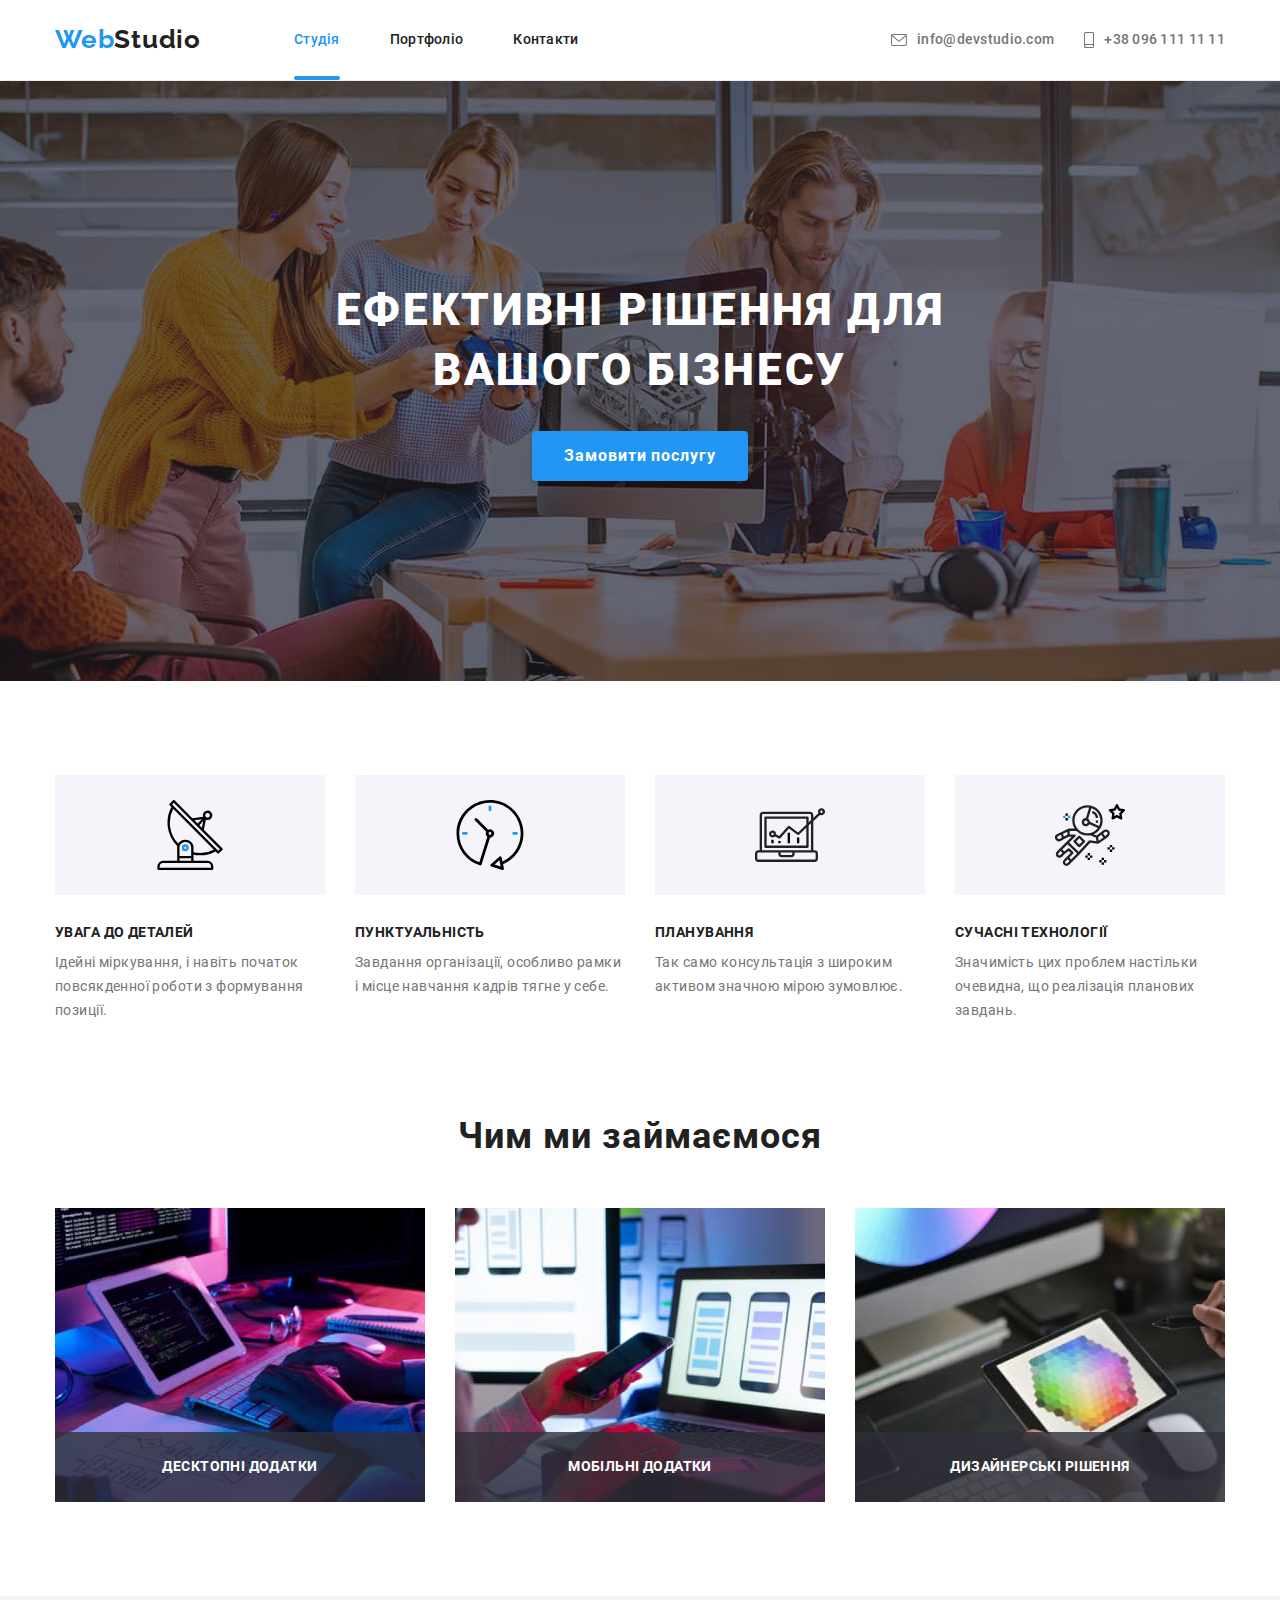
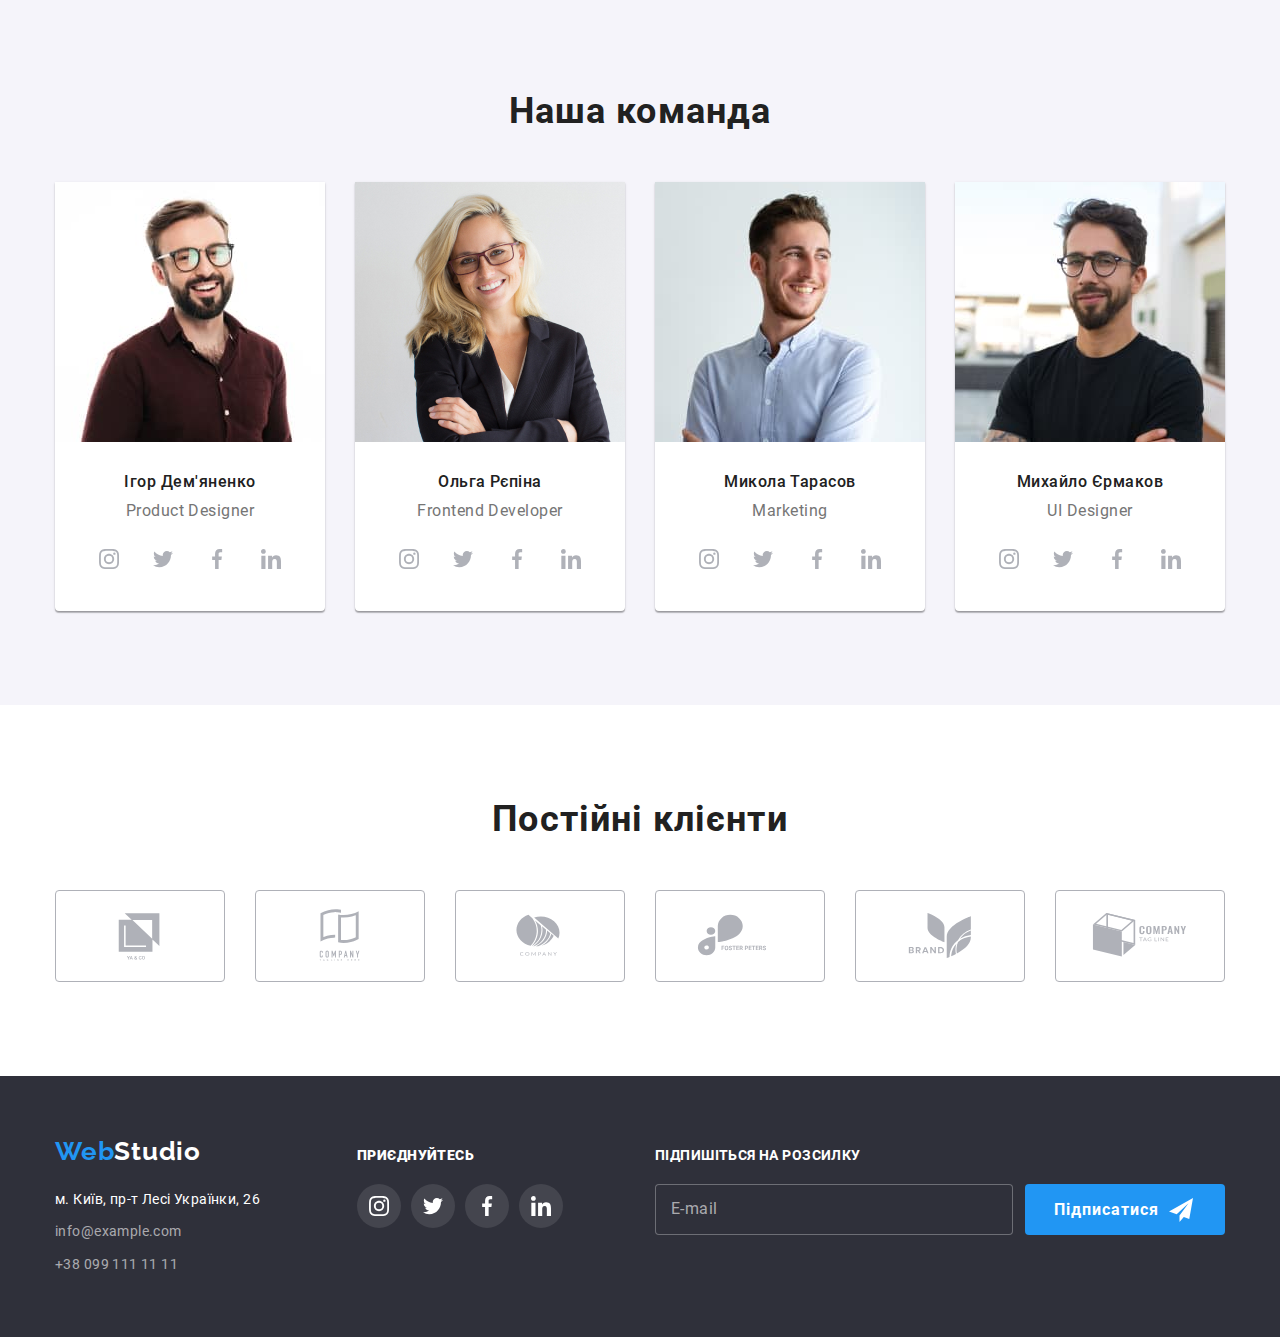
<file: index.html>
<!DOCTYPE html>
<html lang="uk">
  <head>
    <meta charset="UTF-8" />
    <meta http-equiv="X-UA-Compatible" content="IE=edge" />
    <meta name="viewport" content="width=device-width, initial-scale=1.0" />
    <title>Web Studio (Version 2.1)</title>
    <link rel="stylesheet" href="./css/main.min.css" />
  </head>

  <body>
    <!--Шапка сайта-->
    <header class="header">
      <!--Навигация сайта-->
      <div class="container header__container">
        <nav class="site-nav">
          <a href="./index.html" class="logo site-nav__logo"
            >Web<span class="logo__text logo__text--black">Studio</span></a
          >
          <button type="button" class="button-menu" data-mobile-menu-open>
            <svg width="40" height="40" aria-label="Кнопка активации мобильного меню">
              <use class="icon-menu" href="./images/icon.svg#icon-menu"></use>
          </button>
          <div class="menu-mobile-container is-hidden" data-mobile-menu>
            <button type="button" class="button-menu-close" data-mobile-menu-close>
             <svg width="40" height="40" aria-label="Кнопка закрытия мобильного меню" >
              <use class="icon-close-mobile" href="./images/icon.svg#icon-close-mobile"></use>
           </button>
            <ul class="menu-mobile">
            <li class="menu-mobile__item">
              <a
                href="./index.html"
                class="menu-mobile__link menu-mobile__link--current"
                >Студія</a
              >
            </li>
            <li class="menu-mobile__item">
              <a href="./portfolio.html" class="menu-mobile__link"
                >Портфоліо</a
              >
            </li>
            <li class="menu-mobile__item">
              <a href="" class="menu-mobile__link">Контакти</a>
            </li>
           </ul>
           <ul class="mobile-view-contact">
              <li class="mobile-view-contact__item">
               <a href="tel:+380961111111" class="mobile-view-contact__link"
               >+38 096 111 11 11</a>
              </li>
             <li class="mobile-view-contact__item">
              <a href="mailto:info@devstudio.com" class="mobile-view-contact__link"
              >info@devstudio.com</a>
              </li>
            </ul>
            <ul class="social-mobile">
              <li class="social-mobile__item">
                <a class="social-mobile__link" href="https://www.instagram.com/"
                >Instagram</a>
              </li>
              <li class="social-mobile__item">
              <a class="social-mobile__link" href="https://twitter.com/"
              >Twitter</a>
              </li>
              <li class="social-mobile__item">
              <a class="social-mobile__link" href="https://www.facebook.com/"
              >Facebook</a>
              </li>
              <li class="social-mobile__item">
              <a class="social-mobile__link" href="https://www.linkedin.com/"
              >LinkedIn</a>
              </li>
            </ul>
          </div>
          <ul class="menu-desktop">
            <li class="menu-desktop__item">
              <a
                href="./index.html"
                class="menu-desktop__link menu-desktop__link--current"
                >Студія</a
              >
            </li>
            <li class="menu-desktop__item">
              <a href="./portfolio.html" class="menu-desktop__link"
                >Портфоліо</a
              >
            </li>
            <li class="menu-desktop__item">
              <a href="" class="menu-desktop__link">Контакти</a>
            </li>
          </ul>
          
        </nav>

        <!--Header contact-->
        <ul class="contacts">
          <li class="contacts__item">
            <a href="mailto:info@devstudio.com" class="contacts__link"
              ><svg class="icon contacts__icon-envelope">
                <use href="./images/icon.svg#icon-envelope"></use></svg
              >info@devstudio.com</a
            >
          </li>
          <li class="contacts__item">
            <a href="tel:+380961111111" class="contacts__link"
              ><svg class="icon contacts__icon-smartfone">
                <use href="./images/icon.svg#icon-smartphone"></use></svg
              >+38 096 111 11 11</a
            >
          </li>
        </ul>
      </div>
    </header>

    <main>
      <!--Hero-->
      <section class="hero">
        <h1 class="title hero__title">
          Ефективні рішення для вашого бізнесу
        </h1>
        <button type="button" class="button hero__button" data-modal-open>
          Замовити послугу
        </button>
      </section>
      <!--Feachers-->
      <section class="feachers section">
        <div class="container">
          <ul class="feachers__list">
            <li class="feachers__item">
              <div class="feachers__svg">
                <svg width="70" height="70">
                  <use href="./images/icon.svg#icon-antenna"></use>
                </svg>
              </div>
              <h3 class="feachers__title">Увага до деталей</h3>
              <p class="feachers__description">
                Ідейні міркування, і навіть початок повсякденної роботи з формування позиції.
              </p>
            </li>
            <li class="feachers__item">
              <div class="feachers__svg">
                <svg width="70" height="70">
                  <use href="./images/icon.svg#icon-clock"></use>
                </svg>
              </div>
              <h3 class="feachers__title">Пунктуальність</h3>
              <p class="feachers__description">
                Завдання організації, особливо рамки і місце навчання кадрів тягне у себе.
              </p>
            </li>
            <li class="feachers__item">
              <div class="feachers__svg">
                <svg width="70" height="70">
                  <use href="./images/icon.svg#icon-diagram"></use>
                </svg>
              </div>
              <h3 class="feachers__title">Планування</h3>
              <p class="feachers__description">
                Так само консультація з широким активом значною мірою зумовлює.
              </p>
            </li>
            <li class="feachers__item">
              <div class="feachers__svg">
                <svg width="70" height="70">
                  <use href="./images/icon.svg#icon-astronaut"></use>
                </svg>
              </div>
              <h3 class="feachers__title">Сучасні технології</h3>
              <p class="feachers__description">
                Значимість цих проблем настільки очевидна, що реалізація планових завдань.
              </p>
            </li>
          </ul>
        </div>
      </section>
      <!--Services-->
      <section class="services section">
        <div class="container">
          <h2 class="services__title">Чим ми займаємося</h2>
          <ul class="services__list">
            <li class="services__item">
              <img
                class="services__picture"
                srcset="./images/box1.jpg 1x, ./images/box1@2x.jpg 2x"
                src="./images/box1.jpg"
                alt="Разработка сайтов"
                width="370"
                height="294"
              />
              <p class="services__description">Десктопні додатки</p>
            </li>
            <li class="services__item">
              <img
                class="services__picture"
                srcset="./images/box2.jpg 1x, ./images/box2@2x.jpg 2x"
                src="./images/box2.jpg"
                alt="Разработка мобильных приложений"
                width="370"
                height="294"
              />
              <p class="services__description">Мобільні додатки</p>
            </li>
            <li class="services__item">
              <img
                class="services__picture"
                srcset="./images/box3.jpg 1x, ./images/box3@2x.jpg 2x"
                src="./images/box3.jpg"
                alt="Веб дизайн"
                width="370"
                height="294"
              />
              <p class="services__description">Дизайнерські рішення</p>
            </li>
          </ul>
        </div>
      </section>
      <!--Our team-->
      <section class="team section">
        <div class="container">
          <h2 class="team__title">Наша команда</h2>
          <ul class="team__list">
            <li class="team__item">
              <picture>
                  <source srcset="./images/our_team/igor_270.jpg 1x, 
                  ./images/our_team/igor_540.jpg 2x" media="(min-width:1200px)"/>
                  <source srcset="./images/our_team/igor_354.jpg 1x, 
                  ./images/our_team/igor_708.jpg 2x" media="(min-width:768px)"/>
                  <source srcset="./images/our_team/igor_450.jpg 1x, 
                  ./images/our_team/igor_900.jpg 2x" />
                  <img src="./images/our_team/igor_270.jpg" alt="Игорь Демьяненко"/>
                </picture>
              <div class="team__description">
                <h3 class="team__name">Ігор Дем'яненко</h3>
                <p lang="en" class="team__speciality">Product Designer</p>
                <ul class="social-network">
                  <li class="social-network__item">
                    <a
                      href="https://www.instagram.com/"
                      class="social-network__icon social-network__icon--team"
                      aria-label="Инстаграм"
                    >
                      <svg width="20" height="20">
                        <use href="./images/icon.svg#icon-instagram"></use>
                      </svg>
                    </a>
                  </li>
                  <li class="social-network__item">
                    <a
                      href="https://twitter.com/"
                      class="social-network__icon social-network__icon--team"
                      aria-label="Твиттер"
                      ><svg width="20" height="20">
                        <use href="./images/icon.svg#icon-twitter"></use></svg
                    ></a>
                  </li>
                  <li class="social-network__item">
                    <a
                      href="https://www.facebook.com/"
                      class="social-network__icon social-network__icon--team"
                      aria-label="Фейсбук"
                      ><svg width="20" height="20">
                        <use href="./images/icon.svg#icon-facebook"></use></svg
                    ></a>
                  </li>
                  <li class="social-network__item">
                    <a
                      href="https://www.linkedin.com/"
                      class="social-network__icon social-network__icon--team"
                      aria-label="Линкедин"
                      ><svg width="20" height="20">
                        <use href="./images/icon.svg#icon-linkedin"></use></svg
                    ></a>
                  </li>
                </ul>
              </div>
            </li>
            <li class="team__item">
              <picture>
                  <source srcset="./images/our_team/olga_270.jpg 1x, 
                  ./images/our_team/olga_540.jpg 2x" media="(min-width:1200px)"/>
                  <source srcset="./images/our_team/olga_354.jpg 1x, 
                  ./images/our_team/olga_708.jpg 2x" media="(min-width:768px)"/>
                  <source srcset="./images/our_team/olga_450.jpg 1x, 
                  ./images/our_team/olga_900.jpg 2x" />
                  <img src="./images/our_team/olga_270.jpg" alt="Ольга Репина"/>
                </picture>
              <div class="team__description">
                <h3 class="team__name">Ольга Рєпіна</h3>
                <p lang="en" class="team__speciality">Frontend Developer</p>
                <ul class="social-network">
                  <li class="social-network__item">
                    <a
                      href="https://www.instagram.com/"
                      class="social-network__icon social-network__icon--team"
                      aria-label="Инстаграм"
                      ><svg width="20" height="20">
                        <use href="./images/icon.svg#icon-instagram"></use></svg
                    ></a>
                  </li>
                  <li class="social-network__item">
                    <a
                      href="https://twitter.com/"
                      class="social-network__icon social-network__icon--team"
                      aria-label="Твиттер"
                      ><svg width="20" height="20">
                        <use href="./images/icon.svg#icon-twitter"></use></svg
                    ></a>
                  </li>
                  <li class="social-network__item">
                    <a
                      href="https://www.facebook.com/"
                      class="social-network__icon social-network__icon--team"
                      aria-label="Фейсбук"
                      ><svg width="20" height="20">
                        <use href="./images/icon.svg#icon-facebook"></use></svg
                    ></a>
                  </li>
                  <li class="social-network__item">
                    <a
                      href="https://www.linkedin.com/"
                      class="social-network__icon social-network__icon--team"
                      aria-label="Линкедин"
                      ><svg width="20" height="20">
                        <use href="./images/icon.svg#icon-linkedin"></use></svg
                    ></a>
                  </li>
                </ul>
              </div>
            </li>

            <li class="team__item">
              <picture>
                  <source srcset="./images/our_team/nikolai_270.jpg 1x, 
                  ./images/our_team/nikolai_540.jpg 2x" media="(min-width:1200px)"/>
                  <source srcset="./images/our_team/nikolai_354.jpg 1x, 
                  ./images/our_team/nikolai_708.jpg 2x" media="(min-width:768px)"/>
                  <source srcset="./images/our_team/nikolai_450.jpg 1x, 
                  ./images/our_team/nikolai_900.jpg 2x" />
                  <img src="./images/our_team/nikolai_270.jpg" alt="Николай Тарасов"/>
                </picture>
              <div class="team__description">
                <h3 class="team__name">Микола Тарасов</h3>
                <p lang="en" class="team__speciality">Marketing</p>
                <ul class="social-network">
                  <li class="social-network__item">
                    <a
                      href="https://www.instagram.com/"
                      class="social-network__icon social-network__icon--team"
                      aria-label="Инстаграм"
                      ><svg width="20" height="20">
                        <use href="./images/icon.svg#icon-instagram"></use></svg
                    ></a>
                  </li>
                  <li class="social-network__item">
                    <a
                      href="https://twitter.com/"
                      class="social-network__icon social-network__icon--team"
                      aria-label="Твиттер"
                      ><svg width="20" height="20">
                        <use href="./images/icon.svg#icon-twitter"></use></svg
                    ></a>
                  </li>
                  <li class="social-network__item">
                    <a
                      href="https://www.facebook.com/"
                      class="social-network__icon social-network__icon--team"
                      aria-label="Фейсбук"
                      ><svg width="20" height="20">
                        <use href="./images/icon.svg#icon-facebook"></use></svg
                    ></a>
                  </li>
                  <li class="social-network__item">
                    <a
                      href="https://www.linkedin.com/"
                      class="social-network__icon social-network__icon--team"
                      aria-label="Линкедин"
                      ><svg width="20" height="20">
                        <use href="./images/icon.svg#icon-linkedin"></use></svg
                    ></a>
                  </li>
                </ul>
              </div>
            </li>

            <li class="team__item">
              <picture>
                  <source srcset="./images/our_team/mihail_270.jpg 1x, 
                  ./images/our_team/mihail_540.jpg 2x" media="(min-width:1200px)"/>
                  <source srcset="./images/our_team/mihail_354.jpg 1x, 
                  ./images/our_team/mihail_708.jpg 2x" media="(min-width:768px)"/>
                  <source srcset="./images/our_team/mihail_450.jpg 1x, 
                  ./images/our_team/mihail_900.jpg 2x" />
                  <img src="./images/our_team/mihail_270.jpg" alt="Михаил Ермаков"/>
                </picture>
              <div class="team__description">
                <h3 class="team__name">Михайло Єрмаков</h3>
                <p lang="en" class="team__speciality">UI Designer</p>
                <ul class="social-network">
                  <li class="social-network__item">
                    <a
                      href="https://www.instagram.com/"
                      class="social-network__icon social-network__icon--team"
                      aria-label="Инстаграм"
                      ><svg width="20" height="20">
                        <use href="./images/icon.svg#icon-instagram"></use></svg
                    ></a>
                  </li>
                  <li class="social-network__item">
                    <a
                      href="https://twitter.com/"
                      class="social-network__icon social-network__icon--team"
                      aria-label="Твиттер"
                      ><svg width="20" height="20">
                        <use href="./images/icon.svg#icon-twitter"></use></svg
                    ></a>
                  </li>
                  <li class="social-network__item">
                    <a
                      href="https://www.facebook.com/"
                      class="social-network__icon social-network__icon--team"
                      aria-label="Фейсбук"
                      ><svg width="20" height="20">
                        <use href="./images/icon.svg#icon-facebook"></use></svg
                    ></a>
                  </li>
                  <li class="social-network__item">
                    <a
                      href="https://www.linkedin.com/"
                      class="social-network__icon social-network__icon--team"
                      aria-label="Линкедин"
                      ><svg width="20" height="20">
                        <use href="./images/icon.svg#icon-linkedin"></use></svg
                    ></a>
                  </li>
                </ul>
              </div>
            </li>
          </ul>
        </div>
      </section>
      <!--Постоянные клиенты-->
      <section class="clients section">
        <div class="container">
          <h2 class="clients__title">Постійні клієнти</h2>
          <ul class="clients__list">
            <li class="clients__desk">
              <a href="#" class="clients__icon"
                ><svg width="106" height="60">
                  <use href="./images/icon.svg#icon-Logo-5"></use></svg
              ></a>
            </li>
            <li class="clients__desk">
              <a href="#" class="clients__icon"
                ><svg width="106" height="60">
                  <use href="./images/icon.svg#icon-Logo-4"></use></svg
              ></a>
            </li>
            <li class="clients__desk">
              <a href="#" class="clients__icon"
                ><svg width="106" height="60">
                  <use href="./images/icon.svg#icon-Logo-3"></use></svg
              ></a>
            </li>
            <li class="clients__desk">
              <a href="#" class="clients__icon"
                ><svg width="106" height="60">
                  <use href="./images/icon.svg#icon-Logo-2"></use></svg
              ></a>
            </li>
            <li class="clients__desk">
              <a href="#" class="clients__icon"
                ><svg width="106" height="60">
                  <use href="./images/icon.svg#icon-Logo-1"></use></svg
              ></a>
            </li>
            <li class="clients__desk">
              <a href="#" class="clients__icon"
                ><svg width="106" height="60">
                  <use href="./images/icon.svg#icon-Logo"></use></svg
              ></a>
            </li>
          </ul>
        </div>
      </section>
    </main>

    <footer class="footer">
      <div class="container footer__container">
        <div class="find-us">
          <a href="./index.html" class="logo footer__logo"
            >Web<span class="logo-text logo__text--white">Studio</span></a
          >

          <address class="address footer__address">
            <p class="address__street">м. Київ, пр-т Лесі Українки, 26</p>
            <a
              href="mailto:info@example.com"
              class="address-link footer__address-link"
              >info@example.com</a
            >
            <a
              href="tel:+380991111111"
              class="address-link footer__address-link"
              >+38 099 111 11 11</a
            >
          </address>
        </div>

        <div class="community footer__community">
        <p class="community__title">
          <b>Приєднуйтесь</b>
        </p>
        <ul class="social-network">
          <li class="social-network__item">
            <a
              href="https://www.instagram.com/"
              class="social-network__icon social-network__icon--join"
              aria-label="Инстаграм"
              ><svg width="20" height="20">
                <use href="./images/icon.svg#icon-instagram"></use></svg
            ></a>
          </li>
          <li class="social-network__item">
            <a
              href="https://twitter.com/"
              class="social-network__icon social-network__icon--join"
              aria-label="Твиттер"
              ><svg width="20" height="20">
                <use href="./images/icon.svg#icon-twitter"></use></svg
            ></a>
          </li>
          <li class="social-network__item">
            <a
              href="https://www.facebook.com/"
              class="social-network__icon social-network__icon--join"
              aria-label="Фейсбук"
              ><svg width="20" height="20">
                <use href="./images/icon.svg#icon-facebook"></use></svg
            ></a>
          </li>
          <li class="social-network__item">
            <a
              href="https://www.linkedin.com/"
              class="social-network__icon social-network__icon--join"
              aria-label="Линкедин"
              ><svg width="20" height="20">
                <use href="./images/icon.svg#icon-linkedin"></use></svg
            ></a>
          </li>
        </ul>
      </div>

      <div class="subscribe footer__subscribe">
        <form class="subscribe-form" name="join">
          <div class="subscribe-form__container">
            <label for="user-email" class="subscribe-form__label">
              Підпишіться на розсилку
            </label>
            <input
              class="subscribe-form__input"
              type="email"
              name="email"
              id="user-email"
              placeholder="E-mail"
              required
            />
          </div>

          <button
            type="submit"
            class="button join-button subscribe__join-button"
          >
            Підписатися<svg
              class="icon subscribe__icon"
              width="24"
              height="24"
            >
              <use href="./images/icon.svg#icon-send"></use>
            </svg>
          </button>
        </form>
      </div>
    </footer>

    <div class="backdrop is-hidden" data-modal>
      <div class="modal">
        <button data-modal-close class="button-close modal__button-close">
          <svg width="18" height="18" class="svg-close">
            <use href="./images/icon.svg#icon-close"></use>
          </svg>
        </button>

        <form class="form">
          <h2 class="form-title backdrop__form-title">Залиште свої дані, ми вам передзвонимо</h2>
          <div class="form-field">
            <label class="form-field__label"
              >Ім'я
              <div class="form-field__input-field">
                <input
                  type="text"
                  name="user-name"
                  class="form-field__input"
                  required/>
                <svg class="svg-modal form-field__svg-modal" width="18" height="18">
                  <use href="./images/icon.svg#icon-user"></use>
                </svg>
              </div>
            </label>

            <label class="form-field__label"
              >Телефон
              <div class="form-field__input-field">
                <input type="tel" name="user-tel" class="form-field__input" required />
                <svg class="svg-modal form-field__svg-modal" width="18" height="18">
                  <use href="./images/icon.svg#icon-phone"></use>
                </svg>
              </div>
            </label>

            <label class="form-field__label"
              >Пошта
              <div class="form-field__input-field">
                <input
                  type="email"
                  name="user-mail"
                  class="form-field__input"
                  required
                />
                <svg class="svg-modal form-field__svg-modal" width="18" height="18">
                  <use href="./images/icon.svg#icon-email"></use>
                </svg>
              </div>
            </label>

            <label class="form-field__label"
            >Коментар
                <textarea
                  name="feedback"
                  class="form-field__textarea"
                  placeholder="Введіть текст"
                ></textarea>
            </label>

            <label class="checkbox modal__checkbox">
              <input
                type="checkbox"
                name="circs"
                value="agreement"
                class="checkbox__input"
              />
              <svg width="16" height="15" class="custom-checkbox-icon modal__custom-checkbox-icon">
                <use href="./images/icon.svg#icon-check"></use>
              </svg><span>Погоджуюся з розсилкою </span><span>та приймаю</span><a href="#" class="checkbox__link">Умови договору</a>
            </label>

            <button type="submit" class="button modal__button">Відправити</button>
          </div>
        </form>
      </div>
    </div>

    <script src="./js/modal.js"></script>
    <script src="./js/menu.js"></script>
  </body>
</html>
</file>
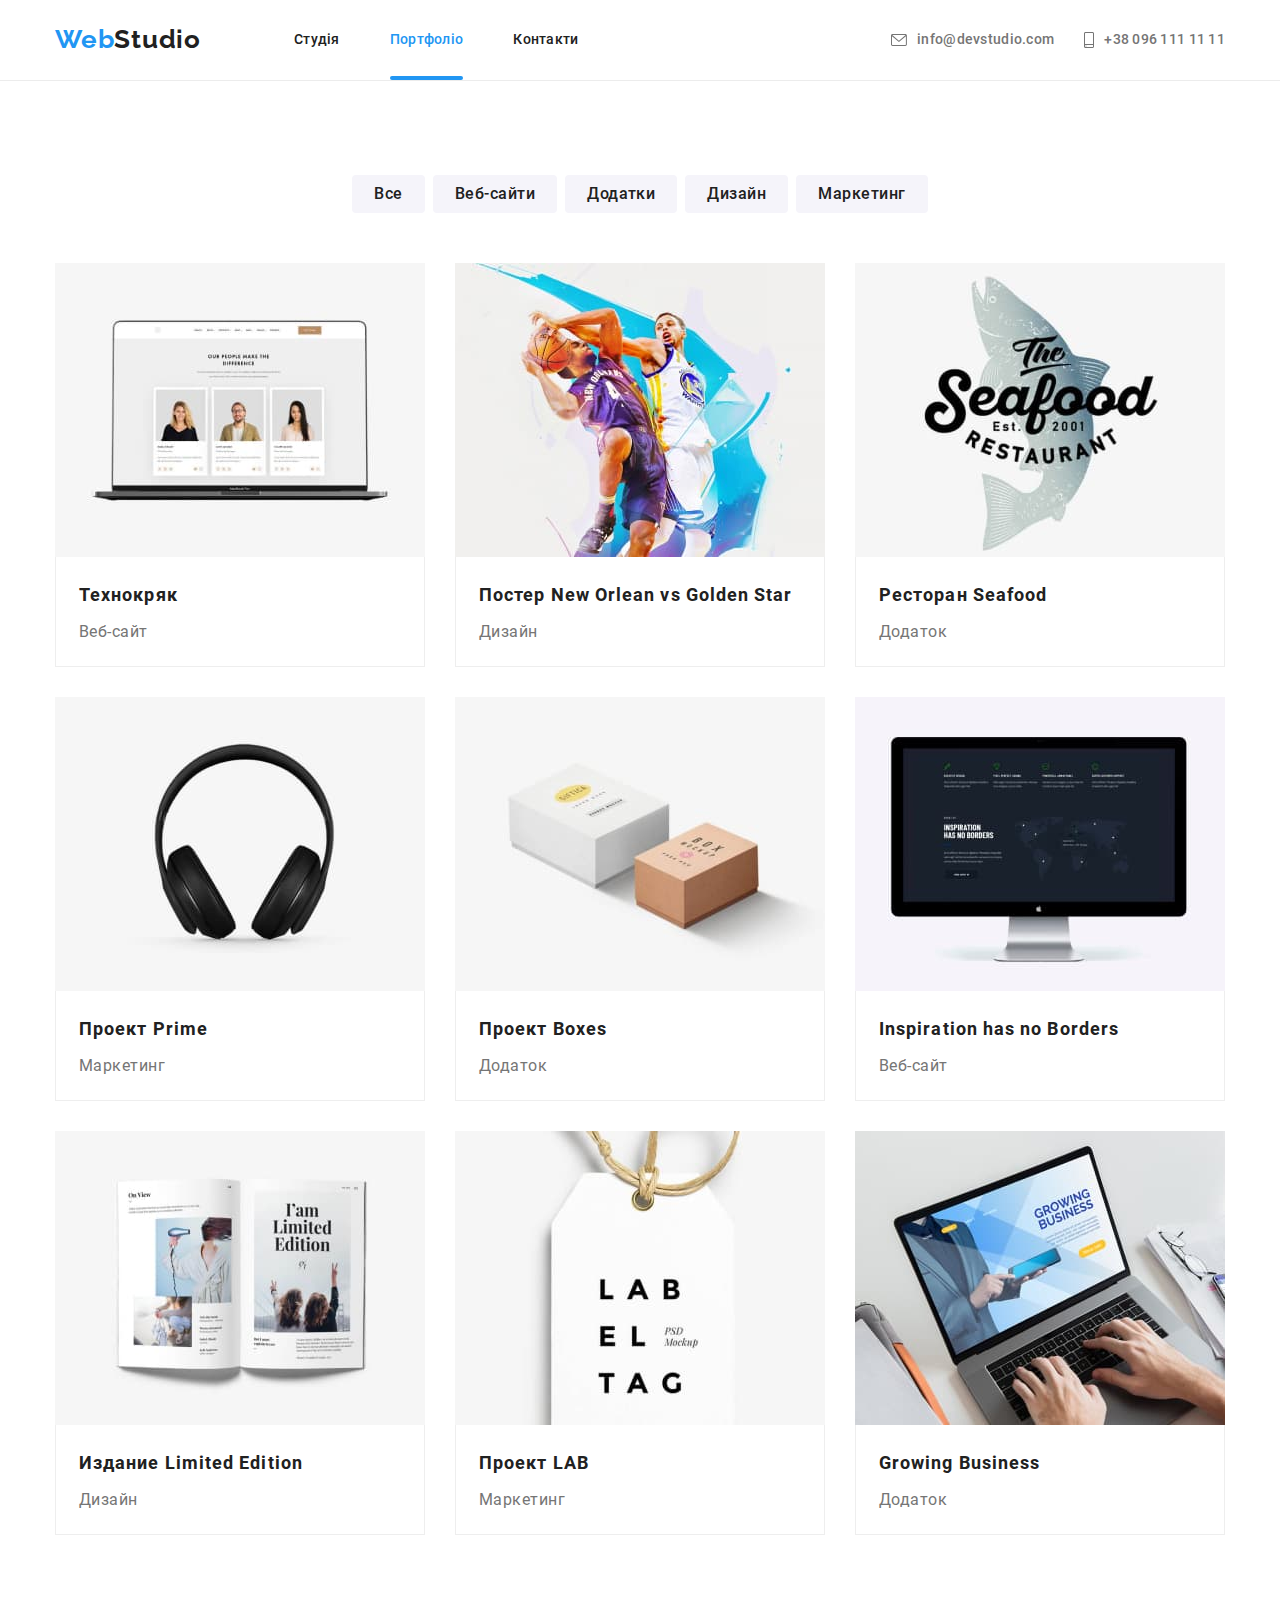
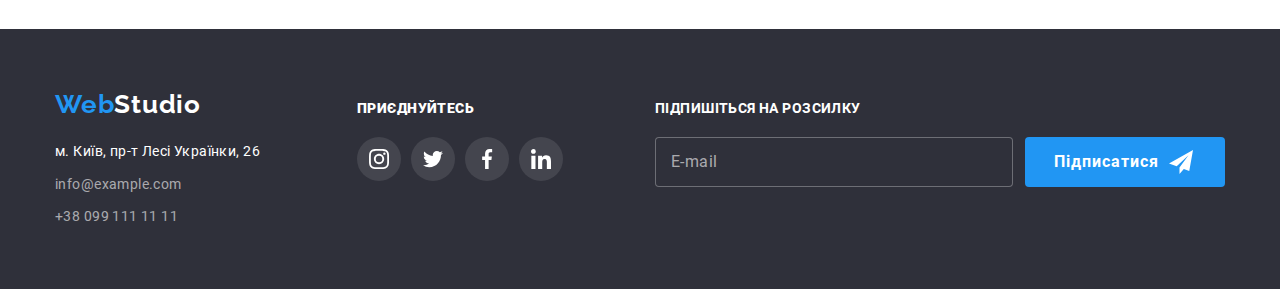
<file: portfolio.html>
<!DOCTYPE html>
<html lang="uk">
  <head>
    <meta charset="UTF-8" />
    <meta http-equiv="X-UA-Compatible" content="IE=edge" />
    <meta name="viewport" content="width=device-width, initial-scale=1.0" />
    <title>Web Studio (Version 2.1)</title>
    <link rel="stylesheet" href="./css/main.min.css" />
  </head>

  <body>
    <!--Шапка сайта-->
    <header class="header">
      <!--Навигация сайта-->
      <div class="container header__container">
        <nav class="site-nav">
          <a href="./index.html" class="logo site-nav__logo"
            >Web<span class="logo__text logo__text--black">Studio</span></a
          >
          <button type="button" class="button-menu" data-mobile-menu-open>
            <svg width="40" height="40" aria-label="Кнопка активации мобильного меню">
              <use class="icon-menu" href="./images/icon.svg#icon-menu"></use>
          </button>
          <div class="menu-mobile-container is-hidden" data-mobile-menu>
            <button type="button" class="button-menu-close" data-mobile-menu-close>
             <svg width="40" height="40" aria-label="Кнопка закрытия мобильного меню" >
              <use class="icon-close-mobile" href="./images/icon.svg#icon-close-mobile"></use>
           </button>
            <ul class="menu-mobile">
            <li class="menu-mobile__item">
              <a
                href="./index.html"
                class="menu-mobile__link"
                >Студія</a
              >
            </li>
            <li class="menu-mobile__item">
              <a href="./portfolio.html" class="menu-mobile__link menu-mobile__link--current"
                >Портфоліо</a
              >
            </li>
            <li class="menu-mobile__item">
              <a href="" class="menu-mobile__link">Контакти</a>
            </li>
           </ul>
           <ul class="mobile-view-contact">
              <li class="mobile-view-contact__item">
               <a href="mailto:info@devstudio.com" class="mobile-view-contact__link"
               >info@devstudio.com</a>
              </li>
             <li class="mobile-view-contact__item">
              <a href="tel:+380961111111" class="mobile-view-contact__link"
              >+38 096 111 11 11</a>
              </li>
            </ul>
              <ul class="social-mobile">
              <li class="social-mobile__item">
                <a class="social-mobile__link" href="https://www.instagram.com/"
                >Instagram</a>
              </li>
              <li class="social-mobile__item">
              <a class="social-mobile__link" href="https://twitter.com/"
              >Twitter</a>
              </li>
              <li class="social-mobile__item">
              <a class="social-mobile__link" href="https://www.facebook.com/"
              >Facebook</a>
              </li>
              <li class="social-mobile__item">
              <a class="social-mobile__link" href="https://www.linkedin.com/"
              >LinkedIn</a>
              </li>
            </ul>
            
          </div>
          <ul class="menu-desktop">
            <li class="menu-desktop__item">
              <a
                href="./index.html"
                class="menu-desktop__link"
                >Студія</a
              >
            </li>
            <li class="menu-desktop__item">
              <a href="./portfolio.html" class="menu-desktop__link menu-desktop__link--current"
                >Портфоліо</a
              >
            </li>
            <li class="menu-desktop__item">
              <a href="" class="menu-desktop__link">Контакти</a>
            </li>
          </ul>
        </nav>

        <!--Header contact-->
        <ul class="contacts">
          <li class="contacts__item">
            <a href="mailto:info@devstudio.com" class="contacts__link"
              ><svg class="icon contacts__icon-envelope">
                <use href="./images/icon.svg#icon-envelope"></use></svg
              >info@devstudio.com</a
            >
          </li>
          <li class="contacts__item">
            <a href="tel:+380961111111" class="contacts__link"
              ><svg class="icon contacts__icon-smartfone">
                <use href="./images/icon.svg#icon-smartphone"></use></svg
              >+38 096 111 11 11</a
            >
          </li>
        </ul>
      </div>
    </header>

    <main>
      <section class="portfolio section">
        <div class="container">
          <h1 class="title-hidden">Наше портфолио</h1>
          <ul class="buttons-switchers portfolio__buttons-switchers">
            <li class="buttons-switchers__item">
              <button type="button" class="button button portfolio__button">Все</button>
            </li>
            <li class="buttons-switchers__item">
              <button type="button" class="button portfolio__button">
                Веб-сайти
              </button>
            </li>
            <li class="buttons-switchers__item">
              <button type="button" class="button portfolio__button">
                Додатки
              </button>
            </li>
            <li class="buttons-switchers__item">
              <button type="button" class="button portfolio__button">
                Дизайн
              </button>
            </li>
            <li class="buttons-switchers__item">
              <button type="button" class="button portfolio__button">
                Маркетинг
              </button>
            </li>
          </ul>
          <h2 class="title-hidden">Примеры работ</h2>
          <ul class="work-example">
            <li class="work-example__item">
                <div class="work-example__image-text-overlay">
                <picture>
                  <source srcset="./images/portfolio/tehnokriak/tehnokriak_370.jpg 1x, 
                  ./images/portfolio/tehnokriak/tehnokriak_740.jpg 2x" media="(min-width:1200px)"/>
                  <source srcset="./images/portfolio/tehnokriak/tehnokriak_354.jpg 1x, 
                  ./images/portfolio/tehnokriak/tehnokriak_708.jpg 2x" media="(min-width:768px)"/>
                  <source srcset="./images/portfolio/tehnokriak/tehnokriak_450.jpg 1x, 
                  ./images/portfolio/tehnokriak/tehnokriak_900.jpg 2x" />
                  <img src="./images/portfolio/tehnokriak/tehnokriak_370.jpg" alt="веб-сайт Технокряк"/>
                </picture>
                <div class="work-example__overlay">
                  <p class="work-example__overlay-text">
                    Ресурс пропонує комплексні пропозиції з різним рівнем функціоналу та сервісів. Все це дозволить відвідувачу отримати вичерпні відомості про компанію чи приватну особу.
                  </p>
                </div>
              </div>
              <div class="work-description">
                <h3 class="work-description__title">Технокряк</h3>
                <p class="work-description__text">Веб-сайт</p>
              </div>

            </li>
            <li class="work-example__item">
              <div class="work-example__image-text-overlay">
                <picture>
                  <source srcset="./images/portfolio/poster/poster_370.jpg 1x, 
                  ./images/portfolio/poster/poster_740.jpg 2x" media="(min-width:1200px)"/>
                  <source srcset="./images/portfolio/poster/poster_354.jpg 1x, 
                  ./images/portfolio/poster/poster_708.jpg 2x" media="(min-width:768px)"/>
                  <source srcset="./images/portfolio/poster/poster_450.jpg 1x, 
                  ./images/portfolio/poster/poster_900.jpg 2x" />
                  <img src="./images/portfolio/poster/poster_370.jpg" alt="постер Новий Орлеан проти Золотих Зірок"/>
                </picture>
                <div class="work-example__overlay">
                  <p class="work-example__overlay-text">
                    Ресурс пропонує комплексні пропозиції з різним рівнем функціоналу та сервісів. Все це дозволить відвідувачу отримати вичерпні відомості про компанію чи приватну особу.
                  </p>
                </div>
              </div>
              <div class="work-description">
                <h3 class="work-description__title">
                  Постер <span lang="en">New Orlean vs Golden Star</span>
                </h3>
                <p class="work-description__text">Дизайн</p>
              </div>
            </li>
            <li class="work-example__item">
              <div class="work-example__image-text-overlay">
                <picture>
                  <source srcset="./images/portfolio/seafood/seafood_370.jpg 1x, 
                  ./images/portfolio/seafood/seafood_740.jpg 2x" media="(min-width:1200px)"/>
                  <source srcset="./images/portfolio/seafood/seafood_354.jpg 1x, 
                  ./images/portfolio/seafood/seafood_708.jpg 2x" media="(min-width:768px)"/>
                  <source srcset="./images/portfolio/seafood/seafood_450.jpg 1x, 
                  ./images/portfolio/seafood/seafood_900.jpg 2x" />
                  <img src="./images/portfolio/seafood/seafood_370.jpg" alt="додаток ресторану Морепродукти"/>
                </picture>
                <div class="work-example__overlay">
                  <p class="work-example__overlay-text">
                    Ресурс пропонує комплексні пропозиції з різним рівнем функціоналу та сервісів. Все це дозволить відвідувачу отримати вичерпні відомості про компанію чи приватну особу.
                  </p>
                </div>
              </div>
              <div class="work-description">
                <h3 class="work-description__title">
                  Ресторан <span lang="en">Seafood
                  </span>
                </h3>
                <p class="work-description__text">Додаток</p>
              </div>
            </li>
            <li class="work-example__item">
              <div class="work-example__image-text-overlay">
                <picture>
                  <source srcset="./images/portfolio/prime/prime_370.jpg 1x, 
                  ./images/portfolio/prime/prime_740.jpg 2x" media="(min-width:1200px)"/>
                  <source srcset="./images/portfolio/prime/prime_354.jpg 1x, 
                  ./images/portfolio/prime/prime_708.jpg 2x" media="(min-width:768px)"/>
                  <source srcset="./images/portfolio/prime/prime_450.jpg 1x, 
                  ./images/portfolio/prime/prime_900.jpg 2x" />
                  <img src="./images/portfolio/prime/prime_370.jpg" alt="проект Прайм маркейтинг"/>
                </picture>
                <div class="work-example__overlay">
                  <p class="work-example__overlay-text">
                    Ресурс пропонує комплексні пропозиції з різним рівнем функціоналу та сервісів. Все це дозволить відвідувачу отримати вичерпні відомості про компанію чи приватну особу.
                  </p>
                </div>
              </div>
              <div class="work-description">
                <h3 class="work-description__title">
                  Проект <span lang="en">Prime</span>
                </h3>
                <p class="work-description__text">Маркетинг</p>
              </div>
            </li>

            <li class="work-example__item">
              <div class="work-example__image-text-overlay">
                <picture>
                  <source srcset="./images/portfolio/boxes/boxes_370.jpg 1x, 
                  ./images/portfolio/boxes/boxes_740.jpg 2x" media="(min-width:1200px)"/>
                  <source srcset="./images/portfolio/boxes/boxes_354.jpg 1x, 
                  ./images/portfolio/boxes/boxes_708.jpg 2x" media="(min-width:768px)"/>
                  <source srcset="./images/portfolio/boxes/boxes_450.jpg 1x, 
                  ./images/portfolio/boxes/boxes_900.jpg 2x" />
                  <img src="./images/portfolio/boxes/boxes_370.jpg" alt="додаток проекта Боксес"/>
                </picture>
                <div class="work-example__overlay">
                  <p class="work-example__overlay-text">
                    Ресурс пропонує комплексні пропозиції з різним рівнем функціоналу та сервісів. Все це дозволить відвідувачу отримати вичерпні відомості про компанію чи приватну особу.
                  </p>
                </div>
              </div>
              <div class="work-description">
                <h3 class="work-description__title">
                  Проект <span lang="en">Boxes</span>
                </h3>
                <p class="work-description__text">Додаток</p>
              </div>
            </li>
            <li class="work-example__item">
              <div class="work-example__image-text-overlay">
                <picture>
                  <source srcset="./images/portfolio/inspiration/inspiration_370.jpg 1x, 
                  ./images/portfolio/inspiration/inspiration_740.jpg 2x" media="(min-width:1200px)"/>
                  <source srcset="./images/portfolio/inspiration/inspiration_354.jpg 1x, 
                  ./images/portfolio/inspiration/inspiration_708.jpg 2x" media="(min-width:768px)"/>
                  <source srcset="./images/portfolio/inspiration/inspiration_450.jpg 1x, 
                  ./images/portfolio/inspiration/inspiration_900.jpg 2x" />
                  <img src="./images/portfolio/inspiration/inspiration_370.jpg" alt="Веб-сайт Натхнення не має меж"/>
                </picture>
                <div class="work-example__overlay">
                  <p class="work-example__overlay-text">
                    Ресурс пропонує комплексні пропозиції з різним рівнем функціоналу та сервісів. Все це дозволить відвідувачу отримати вичерпні відомості про компанію чи приватну особу.
                  </p>
                </div>
              </div>
              <div class="work-description">
                <h3 lang="en" class="work-description__title">
                  Inspiration has no Borders
                </h3>
                <p class="work-description__text">Веб-сайт</p>
              </div>
            </li>
            <li class="work-example__item">
              <div class="work-example__image-text-overlay">
                <picture>
                  <source srcset="./images/portfolio/limited/limited_370.jpg 1x, 
                  ./images/portfolio/limited/limited_740.jpg 2x" media="(min-width:1200px)"/>
                  <source srcset="./images/portfolio/limited/limited_354.jpg 1x, 
                  ./images/portfolio/limited/limited_708.jpg 2x" media="(min-width:768px)"/>
                  <source srcset="./images/portfolio/limited/limited_450.jpg 1x, 
                  ./images/portfolio/limited/limited_900.jpg 2x" />
                  <img src="./images/portfolio/limited/limited_370.jpg" alt="Дизайн видання Лимитед Эдишин"/>
                </picture>
                <div class="work-example__overlay">
                  <p class="work-example__overlay-text">
                    Ресурс пропонує комплексні пропозиції з різним рівнем функціоналу та сервісів. Все це дозволить відвідувачу отримати вичерпні відомості про компанію чи приватну особу.
                  </p>
                </div>
              </div>
              <div class="work-description">
                <h3 class="work-description__title">
                  Издание <span lang="en">Limited Edition</span>
                </h3>
                <p class="work-description__text">Дизайн</p>
              </div>
            </li>
            <li class="work-example__item">
              <div class="work-example__image-text-overlay">
                <picture>
                  <source srcset="./images/portfolio/lab/lab_370.jpg 1x, 
                  ./images/portfolio/lab/lab_740.jpg 2x" media="(min-width:1200px)"/>
                  <source srcset="./images/portfolio/lab/lab_354.jpg 1x, 
                  ./images/portfolio/lab/lab_708.jpg 2x" media="(min-width:768px)"/>
                  <source srcset="./images/portfolio/lab/lab_450.jpg 1x, 
                  ./images/portfolio/lab/lab_900.jpg 2x" />
                  <img src="./images/portfolio/lab/lab_370.jpg" alt="Проект ЛАБ" />
                </picture>
                <div class="work-example__overlay">
                  <p class="work-example__overlay-text">
                    Ресурс пропонує комплексні пропозиції з 
                    різним рівнем функціоналу та сервісів. Все 
                    це дозволить відвідувачу отримати 
                    вичерпні відомості про компанію чи 
                    приватну особу.
                  </p>
                </div>
              </div>
              <div class="work-description">
                <h3 class="work-description__title">
                  Проект <span lang="en">LAB</span>
                </h3>
                <p class="work-description__text">Маркетинг</p>
              </div>
            </li>
            <li class="work-example__item">
              <div class="work-example__image-text-overlay">
                <picture>
                  <source srcset="./images/portfolio/groving/groving_370.jpg 1x, 
                  ./images/portfolio/groving/groving_740.jpg 2x" media="(min-width:1200px)"/>
                  <source srcset="./images/portfolio/groving/groving_354.jpg 1x, 
                  ./images/portfolio/groving/groving_708.jpg 2x" media="(min-width:768px)"/>
                  <source srcset="./images/portfolio/groving/groving_450.jpg 1x, 
                  ./images/portfolio/groving/groving_900.jpg 2x" />
                  <img src="./images/portfolio/groving/groving_370.jpg" alt="Додаток зростаючий бізнес" />
                </picture>
                <div class="work-example__overlay">
                  <p class="work-example__overlay-text">
                    Ресурс пропонує комплексні пропозиції з різним рівнем функціоналу та сервісів. Все це дозволить відвідувачу отримати вичерпні відомості про компанію чи приватну особу.
                  </p>
                </div>
              </div>
              <div class="work-description">
                <h3 lang="en" class="work-description__title">Growing Business</h3>
                <p class="work-description__text">Додаток</p>
              </div>
            </li>
          </ul>
        </div>
      </section>
    </main>

    <footer class="footer">
      <div class="container footer__container">
        <div class="find-us">
          <a href="./index.html" class="logo footer__logo"
            >Web<span class="logo-text logo__text--white">Studio</span></a
          >

          <address class="address footer__address">
            <p class="address__street">м. Київ, пр-т Лесі Українки, 26</p>
            <a
              href="mailto:info@example.com"
              class="address-link footer__address-link"
              >info@example.com</a
            >
            <a
              href="tel:+380991111111"
              class="address-link footer__address-link"
              >+38 099 111 11 11</a
            >
          </address>
        </div>

        <div class="community footer__community">
        <p class="community__title">
          <b>Приєднуйтесь</b>
        </p>
        <ul class="social-network">
          <li class="social-network__item">
            <a
              href="https://www.instagram.com/"
              class="social-network__icon social-network__icon--join"
              aria-label="Инстаграм"
              ><svg width="20" height="20">
                <use href="./images/icon.svg#icon-instagram"></use></svg
            ></a>
          </li>
          <li class="social-network__item">
            <a
              href="https://twitter.com/"
              class="social-network__icon social-network__icon--join"
              aria-label="Твиттер"
              ><svg width="20" height="20">
                <use href="./images/icon.svg#icon-twitter"></use></svg
            ></a>
          </li>
          <li class="social-network__item">
            <a
              href="https://www.facebook.com/"
              class="social-network__icon social-network__icon--join"
              aria-label="Фейсбук"
              ><svg width="20" height="20">
                <use href="./images/icon.svg#icon-facebook"></use></svg
            ></a>
          </li>
          <li class="social-network__item">
            <a
              href="https://www.linkedin.com/"
              class="social-network__icon social-network__icon--join"
              aria-label="Линкедин"
              ><svg width="20" height="20">
                <use href="./images/icon.svg#icon-linkedin"></use></svg
            ></a>
          </li>
        </ul>
      </div>

      <div class="subscribe footer__subscribe">
        <form class="subscribe-form" name="join">
          <div class="subscribe-form__container">
            <label for="user-email" class="subscribe-form__label">
              Підпишіться на розсилку
            </label>
            <input
              class="subscribe-form__input"
              type="email"
              name="email"
              id="user-email"
              placeholder="E-mail"
              required
            />
          </div>

          <button
            type="submit"
            class="button join-button subscribe__join-button"
          >
            Підписатися<svg
              class="icon subscribe__icon"
              width="24"
              height="24"
            >
              <use href="./images/icon.svg#icon-send"></use>
            </svg>
          </button>
        </form>
      </div>
    </footer>

    <script src="./js/menu.js"></script>
  </body>
</html>
</file>
<file: css/main.min.css>
@font-face{font-family:"Roboto";src:local("Roboto"),url("..//fonts/Roboto-Regular.woff2") format("woff2"),url("..//fonts/Roboto-Regular.woff") format("woff"),url("..//fonts/Roboto-Regular.ttf") format("truetype"),url("..//fonts/Roboto-Regular.svg#Roboto-Regular") format("svg");font-weight:400;font-style:normal;font-display:swap}@font-face{font-family:"Roboto";src:local("Roboto"),url("..//fonts/Roboto-Bold.woff2") format("woff2"),url("..//fonts/Roboto-Bold.woff") format("woff"),url("..//fonts/Roboto-Bold.ttf") format("truetype"),url("..//fonts/Roboto-Bold.svg#Roboto-Bold") format("svg");font-weight:700;font-style:normal;font-display:swap}@font-face{font-family:"Raleway";src:local("Raleway"),url("..//fonts/Raleway-Bold.woff2") format("woff2"),url("..//fonts/Raleway-Bold.woff") format("woff"),url("..//fonts/Raleway-Bold.ttf") format("truetype"),url("..//fonts/Raleway-Bold.svg#Raleway-Bold") format("svg");font-weight:700;font-style:normal;font-display:swap}@font-face{font-family:"Roboto";src:local("Roboto"),url("..//fonts/Roboto-Black.woff2") format("woff2"),url("..//fonts/Roboto-Black.woff") format("woff"),url("..//fonts/Roboto-Black.ttf") format("truetype"),url("..//fonts/Roboto-Black.svg#Roboto-Black") format("svg");font-weight:900;font-style:normal;font-display:swap}@font-face{font-family:"Roboto";src:local("Roboto"),url("..//fonts/Roboto-Medium.woff2") format("woff2"),url("..//fonts/Roboto-Medium.woff") format("woff"),url("..//fonts/Roboto-Medium.ttf") format("truetype"),url("..//fonts/Roboto-Medium.svg#Roboto-Medium") format("svg");font-weight:500;font-style:normal;font-display:swap}:root{--primary-background-color: #ffffff;--alternative-background-color: #2f303a;--backgroung-color-hero: #c4c4c4;--acccent-background-color: #f5f4fa;--primary-text-color: #212121;--title-text-color: #757575;--alternative-text-color: rgba(255, 255, 255, 0.6);--icon-footer: rgba(255, 255, 255, 0.1);--accent-color: #2196f3;--icon-background-socials: #afb1b8;--button-hero-shadow: rgba(0, 0, 0, 0.15);--button-portfolio-shadow: drop-shadow(0px 4px 4px rgba(0, 0, 0, 0.25));--button-portfolio-shadow-active: 0px 3px 1px rgba(0, 0, 0, 0.1), 0px 1px 2px rgba(0, 0, 0, 0.08), 0px 2px 2px rgba(0, 0, 0, 0.12);--button-accent-color: #188ce8;--font-family-primary: "Roboto";--border-color-header: #ececec;--border-color-portfoli-cards: #eeeeee;--border-color-footer: rgba(255, 255, 255, 0.3);--shadow-team: 0px 1px 3px rgba(0, 0, 0, 0.12), 0px 1px 1px rgba(0, 0, 0, 0.14), 0px 2px 1px rgba(0, 0, 0, 0.2);--shadow-example: 0px 1px 1px rgba(0, 0, 0, 0.12), 0px 4px 4px rgba(0, 0, 0, 0.06), 1px 4px 6px rgba(0, 0, 0, 0.16);--overlay-cover-img: rgba(47, 48, 58, 0.4);--overlay-work-description: rgba(47, 48, 58, 0.8);--ovelay-box-shadow: rgba(33, 150, 243, 0.9);--modal-background: rgba(0, 0, 0, 0.2);--modal-shadow: 0px 1px 3px rgba(0, 0, 0, 0.12), 0px 1px 1px rgba(0, 0, 0, 0.14), 0px 2px 1px rgba(0, 0, 0, 0.2);--modal-input-border: rgba(33, 33, 33, 0.2);--modal-close: #000000;--modal-close-border: rgba(0, 0, 0, 0.1);--placeholder-text: rgba(117, 117, 117, 0.5)}/*! modern-normalize v1.1.0 | MIT License | https://github.com/sindresorhus/modern-normalize */*,::before,::after{box-sizing:border-box}html{line-height:1.15;-webkit-text-size-adjust:100%;-moz-tab-size:4;-o-tab-size:4;tab-size:4}body{margin:0;font-family:system-ui,-apple-system,"Segoe UI",Roboto,Helvetica,Arial,sans-serif,"Apple Color Emoji","Segoe UI Emoji"}hr{height:0;color:inherit}abbr[title]{-webkit-text-decoration:underline dotted;text-decoration:underline dotted}b,strong{font-weight:bolder}code,kbd,samp,pre{font-family:ui-monospace,SFMono-Regular,Consolas,"Liberation Mono",Menlo,monospace;font-size:1em}small{font-size:80%}sub,sup{font-size:75%;line-height:0;position:relative;vertical-align:baseline}sub{bottom:-0.25em}sup{top:-0.5em}table{text-indent:0;border-color:inherit}button,input,optgroup,select,textarea{font-family:inherit;font-size:100%;line-height:1.15;margin:0}button,select{text-transform:none}button,[type=button],[type=reset],[type=submit]{-webkit-appearance:button}::-moz-focus-inner{border-style:none;padding:0}:-moz-focusring{outline:1px dotted ButtonText}:-moz-ui-invalid{box-shadow:none}legend{padding:0}progress{vertical-align:baseline}::-webkit-inner-spin-button,::-webkit-outer-spin-button{height:auto}[type=search]{-webkit-appearance:textfield;outline-offset:-2px}::-webkit-search-decoration{-webkit-appearance:none}::-webkit-file-upload-button{-webkit-appearance:button;font:inherit}summary{display:list-item}h1,h2,h3,h4,h5,h6,p{margin-top:0;margin-bottom:0}img{display:block;max-width:100%;height:auto}ul{list-style:none;padding-left:0;margin:0}body{margin:0;font-family:var(--font-family-primary),Verdana,Tahoma,arial,sans-serif;font-weight:400;background-color:var(--primary-background-color);color:var(--primary-text-color)}body.modal-open{overflow:hidden}button{display:inline-flex;margin:0;padding:0;border:none;font:inherit;color:inherit;background-color:rgba(0,0,0,0);cursor:pointer}.title-hidden{position:absolute;width:1px;height:1px;margin:-1px;border:0;padding:0;clip:rect(0 0 0 0);overflow:hidden}.is-hidden{opacity:0;pointer-events:none;visibility:hidden}.portfolio__button,.hero__button{display:inline-block;border-color:rgba(0,0,0,0);border-radius:4px;text-align:center}.container{max-width:100%;padding-left:15px;padding-right:15px;margin:0 auto}@media(min-width: 480px){.container{max-width:480px}}@media(min-width: 768px){.container{max-width:768px}}@media(min-width: 1200px){.container{max-width:1200px}}.section{padding-top:60px;padding-bottom:60px}@media(min-width: 1200px){.section{padding-top:94px;padding-bottom:94px}}.header{border-bottom:var(--border-color-header) 1px solid}@media(min-width: 768px){.header__container{display:flex;align-items:center}}.site-nav{position:relative;display:flex;align-items:center}.site-nav__logo{margin-right:auto;padding-top:16px;padding-bottom:16px}@media(min-width: 768px){.site-nav__logo{margin-right:88px}}@media(min-width: 1200px){.site-nav__logo{margin-right:93px}}.menu-desktop{display:none}@media(min-width: 768px){.menu-desktop{display:flex}}.menu-desktop__item{position:relative}.menu-desktop__item+.menu-desktop__item{margin-left:50px}.menu-desktop__link{display:block;padding-top:32px;padding-bottom:32px;font-weight:500;font-size:14px;line-height:1.1;letter-spacing:.02em;text-decoration:none;color:var(--primary-text-color);transition-property:color;transition-duration:250ms;-webkit-animation-timing-function:cubic-bezier(0.4, 0, 0.2, 1);animation-timing-function:cubic-bezier(0.4, 0, 0.2, 1)}.menu-desktop__link:hover,.menu-desktop__link:focus{color:var(--accent-color)}.menu-desktop__link--current{position:relative;color:var(--accent-color)}.menu-desktop__link--current::after{position:absolute;bottom:0;right:0;content:"";background-color:var(--accent-color);width:100%;height:4px;border-radius:2px}.menu-mobile-container{display:flex;flex-direction:column;padding:48px 40px;position:fixed;left:0;top:0;background-color:var(--primary-background-color);width:100%;height:100%;z-index:3}@media(min-width: 768px){.menu-mobile-container{display:none}}.svg-close-mobile{fill:var(--primary-background-color)}.menu-mobile{flex-grow:1}.menu-mobile__item{position:relative}.menu-mobile__item+.menu-mobile__item{margin-top:32px}.menu-mobile__link{display:inline-block;font-weight:500;font-size:40px;line-height:1.2;letter-spacing:.02em;text-decoration:none;font-style:normal;color:var(--primary-text-color);transition-property:color;transition-duration:250ms;-webkit-animation-timing-function:cubic-bezier(0.4, 0, 0.2, 1);animation-timing-function:cubic-bezier(0.4, 0, 0.2, 1)}.menu-mobile__link:hover,.menu-mobile__link:focus{color:var(--accent-color)}.menu-mobile__link--current{position:relative;color:var(--accent-color)}.social-mobile{display:flex;flex-wrap:wrap;row-gap:10px;text-decoration:none;margin-top:64px}.social-mobile__link{font-weight:500;font-size:18px;line-height:1.2;letter-spacing:.02em;text-decoration:none;color:var(--accent-color);transition-property:color;transition-duration:250ms;-webkit-animation-timing-function:cubic-bezier(0.4, 0, 0.2, 1);animation-timing-function:cubic-bezier(0.4, 0, 0.2, 1)}.social-mobile__link:hover,.social-mobile__link:focus{color:var(--button-accent-color)}.social-mobile__item:not(:last-child){border-right:1px solid var(--modal-input-border)}.social-mobile__item+.social-mobile__item{padding-left:10px}.social-mobile__item:not(:last-child){padding-right:10px}.hero{height:400px;max-width:1600px;margin:0 auto;padding-top:118px;padding-bottom:118px;background-repeat:no-repeat;background-position:center;background-size:cover;background-color:var(--backgroung-color-hero);text-align:center;background-image:linear-gradient(to right, var(--overlay-cover-img), var(--overlay-cover-img)),url("../images/hero-background-image/hero-mobile@x1.jpg")}@media(min-device-pixel-ratio: 2),(-webkit-min-device-pixel-ratio: 2),(min-resolution: 192dpi),(min-resolution: 2dppx){.hero{background-image:linear-gradient(to right, var(--overlay-cover-img), var(--overlay-cover-img)),url("../images/hero-background-image/hero-mobile@x2.jpg")}}@media(min-width: 768px){.hero{background-image:linear-gradient(to right, var(--overlay-cover-img), var(--overlay-cover-img)),url("../images/hero-background-image/hero-tablet@x1.jpg")}}@media(min-width: 768px)and (min-device-pixel-ratio: 2),(min-width: 768px)and (-webkit-min-device-pixel-ratio: 2),(min-width: 768px)and (min-resolution: 192dpi),(min-width: 768px)and (min-resolution: 2dppx){.hero{background-image:linear-gradient(to right, var(--overlay-cover-img), var(--overlay-cover-img)),url("../images/hero-background-image/hero-tablet@x2.jpg")}}@media(min-width: 1200px){.hero{background-image:linear-gradient(to right, var(--overlay-cover-img), var(--overlay-cover-img)),url("../images/hero-background-image/hero-desktop@x1.jpg");height:600px;padding-top:200px;padding-bottom:200px}}@media(min-device-pixel-ratio: 2),(-webkit-min-device-pixel-ratio: 2),(min-resolution: 192dpi),(min-resolution: 2dppx){.hero{background-image:linear-gradient(to right, var(--overlay-cover-img), var(--overlay-cover-img)),url("../images/hero-background-image/hero-desktop@x2.jpg")}}.title{max-width:360px;font-weight:900;font-size:26px;line-height:1.6;letter-spacing:.06em;text-transform:uppercase;color:var(--primary-background-color)}@media(min-width: 1200px){.title{max-width:696px;font-size:44px;line-height:1.36}}.hero__title{margin:0 auto 30px}.feachers__list{display:flex;flex-direction:column;gap:30px}@media(min-width: 768px){.feachers__list{flex-direction:row;flex-wrap:wrap}}.feachers__item{width:100%}@media(min-width: 768px){.feachers__item{flex-basis:calc(50% - 15px)}}@media(min-width: 1200px){.feachers__item{flex-basis:calc(25% - 22.5px)}}.feachers__svg{display:flex;align-items:center;justify-content:center;background-color:var(--acccent-background-color);height:120px}.feachers__title{margin-top:30px;margin-bottom:10px;font-weight:700;font-size:14px;line-height:1.14;letter-spacing:.03em;text-transform:uppercase;text-align:center}@media(min-width: 768px){.feachers__title{text-align:left}}.feachers__description{font-size:14px;line-height:1.7;letter-spacing:.03em;color:var(--title-text-color)}.services{display:none;padding-top:0}@media(min-width: 1200px){.services{display:block}}.services__title{margin-top:0;margin-bottom:50px;font-weight:700;font-size:36px;line-height:1.16;text-align:center;letter-spacing:.03em}.services__list{display:flex}.services__item{width:370;position:relative}.services__item+.services__item{margin-left:30px}.services__description{position:absolute;width:100%;height:70px;bottom:0;left:0;padding-top:27px;padding-bottom:27px;background-color:var(--overlay-work-description);margin:0;font-weight:700;font-size:14px;line-height:1.14;text-align:center;letter-spacing:.03em;text-transform:uppercase;color:var(--primary-background-color)}.team{background-color:var(--acccent-background-color)}.team__title{margin-top:0;margin-bottom:30px;font-weight:700;font-size:28px;line-height:1.17;text-align:center;letter-spacing:.03em}@media(min-width: 1200px){.team__title{margin-bottom:50px;font-size:36px}}.team__list{display:flex;flex-direction:column;gap:30px}@media(min-width: 768px){.team__list{flex-direction:row;flex-wrap:wrap}}.team__item{background-color:var(--primary-background-color);box-shadow:var(--shadow-team);border-radius:0px 0px 4px 4px}@media(min-width: 768px){.team__item{flex-basis:calc(50% - 15px)}}@media(min-width: 1200px){.team__item{flex-basis:calc(25% - 22.5px)}}.team__description{text-align:center;padding-top:30px;padding-bottom:24px}@media(min-width: 1200px){.team__description{padding-bottom:30px}}.team__name{margin-top:0;margin-bottom:10px;font-weight:500;font-size:16px;line-height:1.2;letter-spacing:.03em}.team__speciality{margin-top:0;margin-bottom:16px;color:var(--title-text-color);font-weight:400;font-size:16px;line-height:1.2;letter-spacing:.03em}.clients__title{margin-top:0;margin-bottom:50px;font-weight:700;font-size:28px;line-height:1.19;text-align:center;letter-spacing:.03em}@media(min-width: 1200px){.clients__title{font-size:36px;line-height:1.16}}.clients__list{display:flex;flex-wrap:wrap;gap:30px}.clients__desk{width:100%;height:92px;flex-basis:calc((100% - 30px)/2)}@media(min-width: 768px){.clients__desk{flex-basis:calc((100% - 60px)/3)}}@media(min-width: 1200px){.clients__desk{flex-basis:calc((100% - 150px)/6)}}.clients__icon{display:flex;align-items:center;justify-content:center;fill:var(--icon-background-socials);width:100%;height:100%;border:1px solid var(--icon-background-socials);border-radius:4px;transition-duration:250ms;transition-property:fill,border;-webkit-animation-timing-function:cubic-bezier(0.4, 0, 0.2, 1);animation-timing-function:cubic-bezier(0.4, 0, 0.2, 1)}.clients__icon:hover,.clients__icon:focus{fill:var(--accent-color);border:1px solid var(--accent-color)}.footer{background-color:var(--alternative-background-color);padding-top:60px;padding-bottom:60px}.footer__container{display:flex;flex-direction:column;justify-content:center;align-items:center}@media(min-width: 768px){.footer__container{flex-wrap:wrap;flex-direction:row;align-items:stretch}}@media(min-width: 768px){.find-us{min-width:232px}}@media(max-width: 1199px){.find-us{display:flex;flex-direction:column;align-items:center}}.address{color:var(--primary-background-color);font-style:normal;font-weight:400;font-size:14px;line-height:1.7;letter-spacing:.03em}@media(max-width: 1199px){.address{display:flex;flex-direction:column;align-items:center}}.footer__address{margin-top:20px}.address-link{display:block;color:var(--alternative-text-color);text-decoration:none;transition-duration:250ms;transition-property:color;-webkit-animation-timing-function:cubic-bezier(0.4, 0, 0.2, 1);animation-timing-function:cubic-bezier(0.4, 0, 0.2, 1)}.address-link:hover,.address-link:focus{color:var(--accent-color)}.footer__address-link{margin-top:8px}@media(min-width: 1200px){.footer__address-link{margin-top:9px}}.footer__community{margin-top:60px}@media(min-width: 768px){.footer__community{margin-top:0;margin-left:165px}}@media(min-width: 1200px){.footer__community{margin-left:70px}}.community__title{margin-bottom:20px;font-weight:700;font-size:14px;line-height:1.14;letter-spacing:.03em;text-transform:uppercase;text-align:center;color:var(--primary-background-color)}@media(min-width: 768px)and (max-width: 1199px){.community__title{margin-top:5px}}@media(min-width: 1200px){.community__title{text-align:left;margin-top:12px}}.buttons-switchers{display:flex;flex-wrap:wrap;row-gap:15px;-moz-column-gap:8px;column-gap:8px;justify-content:flex-start}@media(max-width: 767px){.buttons-switchers{max-width:326px}}@media(min-width: 768px){.buttons-switchers{justify-content:center}}.portfolio__buttons-switchers{margin-bottom:30px}@media(min-width: 1200px){.portfolio__buttons-switchers{margin-bottom:50px}}.work-example{display:flex;flex-wrap:wrap;gap:30px}.work-example__item{outline:1px solid var(--border-color-portfoli-cards);outline-offset:-1px;transition-duration:250ms;transition-property:box-shadow;-webkit-animation-timing-function:cubic-bezier(0.4, 0, 0.2, 1);animation-timing-function:cubic-bezier(0.4, 0, 0.2, 1)}@media(min-width: 768px){.work-example__item{flex-basis:calc(50% - 15px)}}@media(min-width: 1200px){.work-example__item{flex-basis:calc((100% - 60px)/3)}}.work-example__item:hover{box-shadow:var(--shadow-example);cursor:pointer}.work-example__image-text-overlay{position:relative;overflow:hidden}.work-example__overlay{position:absolute;top:0;left:0;width:100%;height:100%;transform:translatey(101%);background-color:var(--ovelay-box-shadow);transition-duration:250ms;transition-property:transform;-webkit-animation-timing-function:cubic-bezier(0.4, 0, 0.2, 1);animation-timing-function:cubic-bezier(0.4, 0, 0.2, 1)}@media(min-width: 480px){.work-example__overlay{padding:77px 24px}}@media(min-width: 768px){.work-example__overlay{padding:49px 24px}}@media(min-width: 1200px){.work-example__overlay{padding:63px 24px}}.work-example__item:hover .work-example__overlay{transform:translateY(0)}.work-example__overlay-text{margin:0;font-weight:400;font-size:18px;line-height:1.56;letter-spacing:.03em;color:var(--primary-background-color)}.work-description{padding-top:20px;padding-bottom:20px;padding-right:24px;padding-left:24px}.work-description__title{margin-top:0;margin-bottom:4px;font-size:18px;line-height:2;letter-spacing:.06em}.work-description__text{margin-top:0;font-weight:400;font-size:16px;line-height:1.875;letter-spacing:.03em;color:var(--title-text-color)}.logo{font-family:"Raleway";font-weight:700;font-size:24px;line-height:1.17;text-decoration:none;letter-spacing:.03em;color:var(--accent-color)}@media(min-width: 1200px){.logo{font-size:26px;line-height:1.2}}.logo__text--black{color:var(--primary-text-color)}.logo__text--white{color:var(--primary-background-color)}.mobile-view-contact__item+.mobile-view-contact__item{margin-top:32px}.mobile-view-contact__link{font-weight:500;font-size:24px;line-height:1.17;letter-spacing:.02em;text-decoration:none;color:var(--title-text-color);transition-property:color font-size;transition-duration:250ms;-webkit-animation-timing-function:cubic-bezier(0.4, 0, 0.2, 1);animation-timing-function:cubic-bezier(0.4, 0, 0.2, 1)}.mobile-view-contact__link:hover,.mobile-view-contact__link:focus{color:var(--accent-color);font-size:34px}.contacts{display:none}@media(min-width: 768px){.contacts{display:block;margin-right:0;margin-left:auto}}@media(min-width: 1200px){.contacts{display:flex}}.contacts__item+.contacts__item{margin-top:10px}@media(min-width: 1200px){.contacts__item+.contacts__item{margin-top:0;margin-left:30px}}.contacts__link{display:flex;align-items:center;font-weight:500;font-size:12px;line-height:1.17;letter-spacing:.02em;text-decoration:none;color:var(--title-text-color);transition-property:color;transition-duration:250ms;-webkit-animation-timing-function:cubic-bezier(0.4, 0, 0.2, 1);animation-timing-function:cubic-bezier(0.4, 0, 0.2, 1)}@media(min-width: 1200px){.contacts__link{font-size:14px;line-height:1.14;padding-top:32px;padding-bottom:32px}}.contacts__link:hover,.contacts__link:focus{color:var(--accent-color)}.icon{fill:currentColor}.contacts__icon-envelope{margin-right:8px;width:14px;height:10px}@media(min-width: 1200px){.contacts__icon-envelope{margin-right:10px;width:16px;height:12px}}.contacts__icon-smartfone{margin-right:8px;width:10px;height:14px}@media(min-width: 1200px){.contacts__icon-smartfone{margin-right:10px;width:10px;height:16px}}@media(min-width: 768px){.button-menu{display:none}}.button-menu-close{position:absolute;top:10px;right:15px;fill:var(--primary-text-color);transition-property:fill;transition-duration:250ms;-webkit-animation-timing-function:cubic-bezier(0.4, 0, 0.2, 1);animation-timing-function:cubic-bezier(0.4, 0, 0.2, 1)}.button-menu-close:hover,.button-menu-close:focus{fill:var(--accent-color)}.join-button{padding:10px 28px 10px 29px;min-width:200px;align-items:center;color:var(--primary-background-color);background-color:var(--accent-color);border-radius:4px;font-weight:700;font-size:16px;line-height:1.875;letter-spacing:.06em;transition-duration:250ms;transition-property:background-color;-webkit-animation-timing-function:cubic-bezier(0.4, 0, 0.2, 1);animation-timing-function:cubic-bezier(0.4, 0, 0.2, 1)}.join-button:hover,.join-button:focus{background-color:var(--button-accent-color)}.hero__button{min-width:200px;padding:10px 24px;font-family:var(--font-family-primary);font-weight:700;font-size:16px;line-height:1.875;align-items:center;letter-spacing:.06em;color:var(--primary-background-color);background-color:var(--accent-color);box-shadow:0px 4px 4px var(--button-hero-shadow);transition-duration:250ms;transition-property:background-color;-webkit-animation-timing-function:cubic-bezier(0.4, 0, 0.2, 1);animation-timing-function:cubic-bezier(0.4, 0, 0.2, 1)}@media(min-width: 1200px){.hero__button{padding:10px 32px}}.hero__button:hover,.hero__button:focus{background-color:var(--button-accent-color)}.portfolio__button{padding:6px 22px;background-color:var(--acccent-background-color);font-family:var(--font-family-primary);color:var(--primary-text-color);font-weight:500;font-size:16px;line-height:1.6;letter-spacing:.03em;transition-duration:250ms;transition-property:background-color,color,box-shadow;-webkit-animation-timing-function:cubic-bezier(0.4, 0, 0.2, 1);animation-timing-function:cubic-bezier(0.4, 0, 0.2, 1)}.portfolio__button:hover,.portfolio__button:focus{background-color:var(--accent-color);color:var(--primary-background-color);cursor:pointer;box-shadow:var(--button-portfolio-shadow-active)}.button-close{position:absolute;width:30px;height:30px;border:1px solid #000;border-radius:50%}.modal__button{display:block;margin:0 auto;padding:10px 55px 10px 56px;font-weight:700;font-size:16px;line-height:1.875;letter-spacing:.06em;color:var(--primary-background-color);background-color:var(--accent-color);box-shadow:0px 4px 4px rgba(0,0,0,.15);border-radius:4px;transition-duration:250ms;transition-property:background-color;-webkit-animation-timing-function:cubic-bezier(0.4, 0, 0.2, 1);animation-timing-function:cubic-bezier(0.4, 0, 0.2, 1)}.modal__button:hover,.modal__button:focus{background-color:var(--button-accent-color)}.social-network{display:flex;justify-content:center}.social-network__item{width:44px;height:44px;border-radius:50%}.social-network__item+.social-network__item{margin-left:10px}.social-network__icon{display:flex;align-items:center;justify-content:center;width:44px;height:44px;border-radius:50%;transition-duration:250ms;transition-property:background-color,fill;-webkit-animation-timing-function:cubic-bezier(0.4, 0, 0.2, 1);animation-timing-function:cubic-bezier(0.4, 0, 0.2, 1)}.social-network__icon--team{fill:var(--icon-background-socials)}.social-network__icon--team:hover,.social-network__icon--team:focus{background-color:var(--accent-color);fill:var(--primary-background-color)}.social-network__icon--join{fill:var(--primary-background-color);background-color:var(--icon-footer)}.social-network__icon--join:hover,.social-network__icon--join:focus{background-color:var(--accent-color);fill:var(--primary-background-color)}.footer__subscribe{width:100%;max-width:450px;margin-top:60px}@media(min-width: 1200px){.footer__subscribe{margin-top:0;margin-left:auto;max-width:570px}}.subscribe-form{text-align:center}@media(min-width: 1200px){.subscribe-form{display:flex;text-align:left}}.subscribe-form__label{display:inline-block;margin-bottom:20px;font-weight:700;font-size:14px;line-height:1.14;letter-spacing:.03em;text-transform:uppercase;color:var(--primary-background-color);cursor:pointer}@media(min-width: 1200px){.subscribe-form__label{margin-top:12px}}.subscribe-form__input{padding:15px;width:100%;max-width:450px;color:var(--alternative-text-color);border-radius:4px;border:1px solid var(--border-color-footer);background-color:var(--alternative-background-color)}@media(min-width: 1200px){.subscribe-form__input{max-width:358px;margin-left:auto}}.subscribe-form__input::-moz-placeholder{font-weight:400;font-size:16px;line-height:1.25;letter-spacing:.03em;color:var(--alternative-text-color)}.subscribe-form__input:-ms-input-placeholder{font-weight:400;font-size:16px;line-height:1.25;letter-spacing:.03em;color:var(--alternative-text-color)}.subscribe-form__input::placeholder{font-weight:400;font-size:16px;line-height:1.25;letter-spacing:.03em;color:var(--alternative-text-color)}.subscribe__join-button{margin-top:20px}@media(min-width: 1200px){.subscribe__join-button{margin-top:48px;margin-left:12px}}.subscribe__icon{margin-left:10px}.checkbox{display:flex;flex-wrap:wrap;align-items:center;justify-content:center;flex-grow:3;text-align:center;font-weight:400;font-size:12px;line-height:1.7;letter-spacing:.03em;color:var(--title-text-color)}@media(min-width: 1200px){.checkbox{font-size:14px}}.modal__checkbox{margin-top:20px;margin-bottom:30px}.checkbox__input{-webkit-appearance:none;-moz-appearance:none;appearance:none;position:absolute}.checkbox__link{margin-left:4px;color:var(--accent-color);-webkit-text-decoration-skip-ink:none;text-decoration-skip-ink:none}.custom-checkbox-icon{display:inline-block;border:2px solid var(--primary-text-color);border-radius:2px;cursor:pointer;transition-duration:250ms;transition-property:background-color;-webkit-animation-timing-function:cubic-bezier(0.4, 0, 0.2, 1);animation-timing-function:cubic-bezier(0.4, 0, 0.2, 1)}.checkbox__input:checked+.custom-checkbox-icon{background-color:var(--accent-color);border:none;background-size:contain;background-origin:border-box}.modal__custom-checkbox-icon{margin-right:8px}.backdrop{padding:94px 15px 94px 15px;position:fixed;background-color:var(--modal-background);top:0;left:0;width:100%;height:100%;overflow-y:scroll;opacity:1;visibility:visible;transform:scale(1);transition-property:opacity,transform,visibility;transition-duration:400ms;transition-timing-function:earse}@media(min-width: 480px){.backdrop{padding:0}}.backdrop.is-hidden{opacity:0;pointer-events:none;visibility:hidden;transform:scale(0.5)}.modal{padding:40px;position:relative;top:50%;left:50%;transform:scale(1) translate(-50%, -50%);opacity:1;visibility:visible;background-color:var(--primary-background-color);box-shadow:var(--modal-shadow);border-radius:4px;transition-property:transform,opacity,visibility;transition-duration:400ms;transition-timing-function:earse}@media(min-width: 480px){.modal{position:absolute;min-width:450px;min-height:609px;top:50%;left:50%;transform:scale(1) translate(-50%, -50%)}}@media(min-width: 1200px){.modal{min-width:528px;min-height:581px}}.backdrop.is-hidden .modal{opacity:0;visibility:hidden;transform:translate(-50%, -50%) scale(1.5)}.modal__button-close{top:8px;right:8px;border:1px solid var(--modal-close-border);border-radius:50%;transition-duration:250ms;transition-property:fill;-webkit-animation-timing-function:cubic-bezier(0.4, 0, 0.2, 1);animation-timing-function:cubic-bezier(0.4, 0, 0.2, 1);fill:var(--modal-close)}.modal__button-close:hover,.modal__button-close:focus{fill:var(--accent-color)}.svg-close{display:block;margin:auto}.form-title{font-weight:700;font-size:20px;line-height:1.5;text-align:center;letter-spacing:.03em}@media(min-width: 1200px){.form-title{line-height:1.15}}.backdrop__form-title{margin-top:0;margin-bottom:12px}.form-field__label{display:block;font-weight:400;font-size:12px;line-height:1.17;color:var(--title-text-color);letter-spacing:.01em;cursor:pointer}.form-field__label+.form-field__label{margin-top:10px}.form-field__input-field{position:relative}.form-field__input{width:100%;padding:11px 42px;margin-top:4px;font-weight:400;font-size:14px;line-height:1.14;border:1px solid var(--modal-input-border);border-radius:4px;transition-duration:250ms;transition-property:border;-webkit-animation-timing-function:cubic-bezier(0.4, 0, 0.2, 1);animation-timing-function:cubic-bezier(0.4, 0, 0.2, 1)}.svg-modal{fill:var(--primary-text-color);transition-duration:250ms;transition-property:fill;-webkit-animation-timing-function:cubic-bezier(0.4, 0, 0.2, 1);animation-timing-function:cubic-bezier(0.4, 0, 0.2, 1)}.form-field__svg-modal{left:12px;top:50%;transform:translateY(-50%);position:absolute}.form-field__input:focus{outline:0;outline-offset:0;border:1px solid var(--accent-color);cursor:pointer}.form-field__input:focus~.svg-modal{cursor:pointer;fill:var(--accent-color)}.form-field__textarea{width:100%;padding:12px 16px;margin-top:4px;resize:none;height:120px;font-weight:400;font-size:14px;line-height:1.14;letter-spacing:.01em;border:1px solid var(--modal-input-border);border-radius:4px;transition-duration:250ms;transition-property:border;-webkit-animation-timing-function:cubic-bezier(0.4, 0, 0.2, 1);animation-timing-function:cubic-bezier(0.4, 0, 0.2, 1)}@media(min-width: 1200px){.form-field__textarea{font-size:12px;line-height:1.17}}.form-field__textarea:focus{outline:0;outline-offset:0;border:1px solid var(--accent-color);cursor:pointer}.form-field__textarea::-moz-placeholder{font-weight:400;font-size:14px;line-height:1.14;letter-spacing:.01em;color:var(--placeholder-text)}.form-field__textarea:-ms-input-placeholder{font-weight:400;font-size:14px;line-height:1.14;letter-spacing:.01em;color:var(--placeholder-text)}.form-field__textarea::placeholder{font-weight:400;font-size:14px;line-height:1.14;letter-spacing:.01em;color:var(--placeholder-text)}.form-field__input{margin-top:4px}/*# sourceMappingURL=main.min.css.map */
</file>
